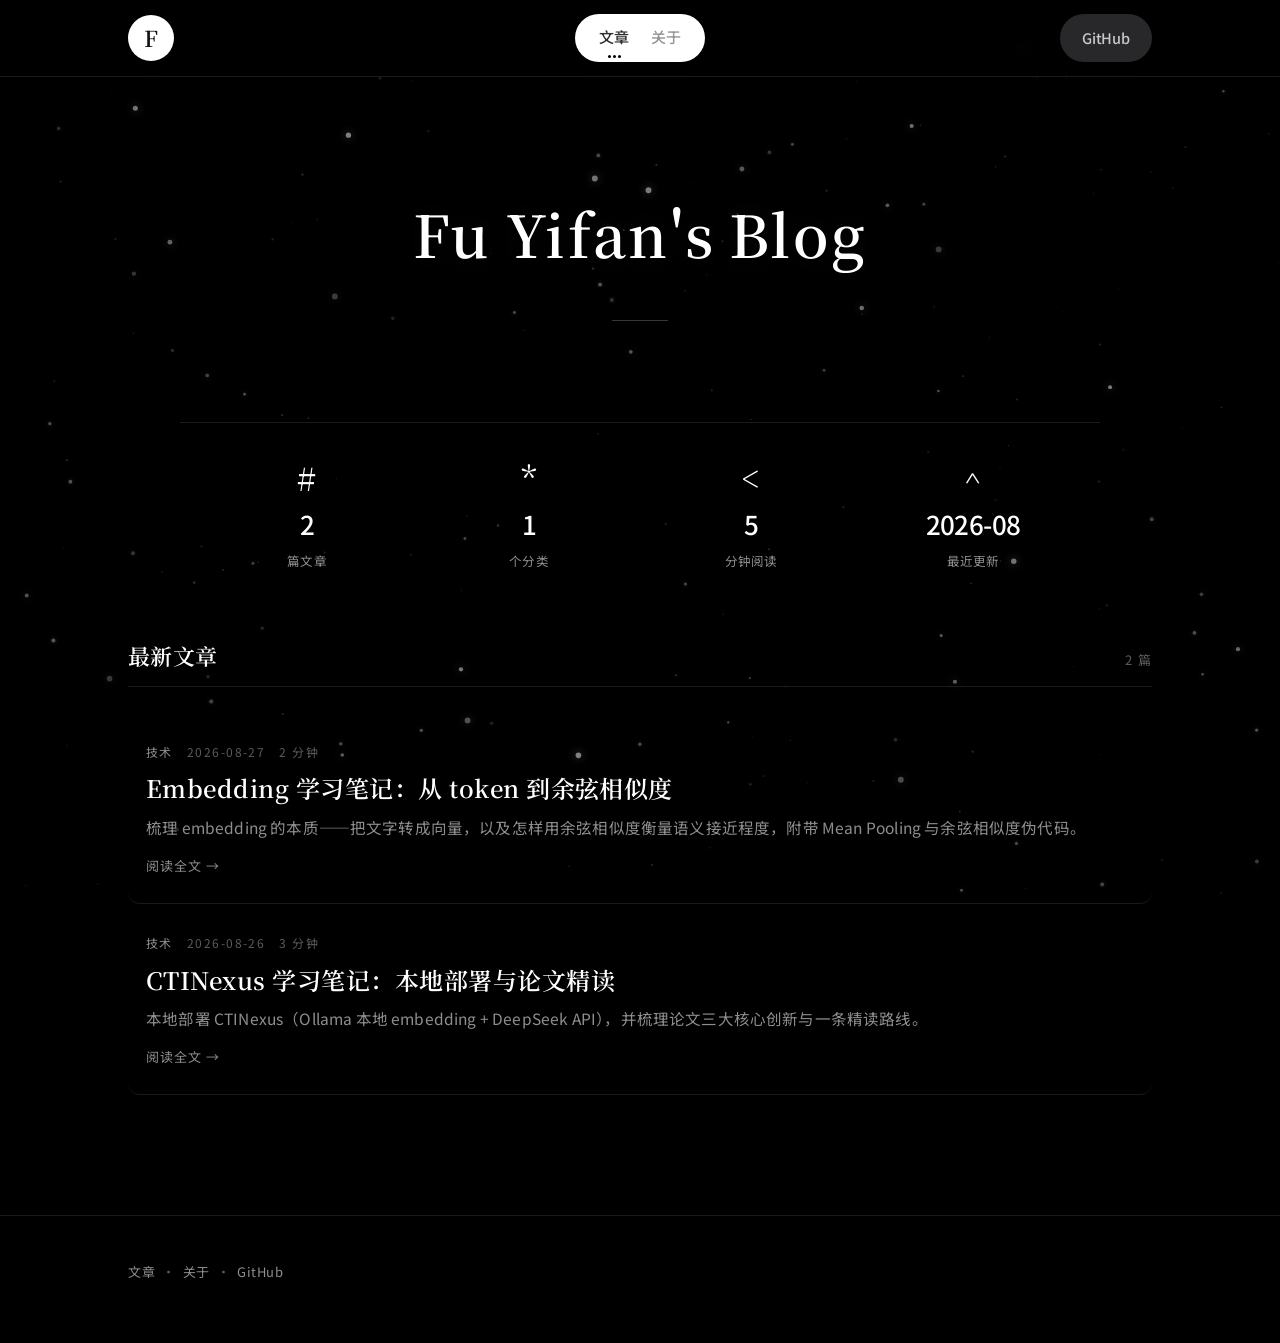
<file: index.html>
<!DOCTYPE html>
<html lang="zh-CN">
<head>
  <meta charset="UTF-8" />
  <meta name="viewport" content="width=device-width, initial-scale=1.0" />
  <title>Fu Yifan's Blog</title>
  <meta name="description" content="FuYifan 的个人博客 —— 关于设计、生活与思考的随笔。" />

  <!-- 字体：中文衬线/无衬线，保证跨平台的一致质感 -->
  <link rel="preconnect" href="https://fonts.googleapis.com" />
  <link rel="preconnect" href="https://fonts.gstatic.com" crossorigin />
  <link href="https://fonts.googleapis.com/css2?family=Noto+Sans+SC:wght@300;400;500&family=Noto+Serif+SC:wght@400;500;600&display=swap" rel="stylesheet" />

  <link rel="stylesheet" href="assets/css/style.css" />
  <noscript>
    <style>.reveal { opacity: 1 !important; transform: none !important; filter: none !important; }</style>
  </noscript>
</head>
<body>

  <canvas id="particles" class="particles-canvas" aria-hidden="true"></canvas>

  <header class="site-header">
    <div class="wrap nav">
      <a class="brand-mark" href="index.html" aria-label="FuYifan 首页"><span>F</span></a>

      <nav class="nav-links">
        <a href="index.html">文章</a>
        <a href="about.html">关于</a>
      </nav>

      <a class="nav-cta" href="https://github.com/fuyifan2020" target="_blank" rel="noopener">GitHub</a>

      <button class="nav-toggle" type="button" aria-label="菜单" aria-expanded="false" aria-controls="nav-sheet">
        <span></span><span></span><span></span>
      </button>
    </div>
  </header>

  <div class="nav-overlay" hidden></div>
  <div class="nav-sheet" id="nav-sheet" hidden>
    <nav>
      <a href="index.html">文章</a>
      <a href="about.html">关于</a>
    </nav>
    <a class="sheet-cta" href="https://github.com/fuyifan2020" target="_blank" rel="noopener">GitHub</a>
  </div>

  <main>
    <section class="hero wrap">
      <h1 class="hero-title">Fu Yifan's Blog</h1>
      <div class="rule reveal" style="--d:.2s"></div>
    </section>

    <!-- 博客数据：无 JS 时显示下方静态兜底值 -->
    <section class="stats wrap reveal" style="--d:.28s" aria-label="博客数据">
      <div class="stat">
        <span class="stat-icon">#</span>
        <span class="stat-value" data-count="2" data-decimals="0">2</span>
        <span class="stat-label">篇文章</span>
      </div>
      <div class="stat">
        <span class="stat-icon">*</span>
        <span class="stat-value" data-count="1" data-decimals="0">1</span>
        <span class="stat-label">个分类</span>
      </div>
      <div class="stat">
        <span class="stat-icon">&lt;</span>
        <span class="stat-value" data-count="5" data-decimals="0">5</span>
        <span class="stat-label">分钟阅读</span>
      </div>
      <div class="stat">
        <span class="stat-icon">^</span>
        <span class="stat-value" data-static="1">2026-08</span>
        <span class="stat-label">最近更新</span>
      </div>
    </section>

    <section class="wrap">
      <div class="section-title reveal">
        <h2>最新文章</h2>
        <span class="count" id="post-count">—</span>
      </div>
      <!-- 文章列表由 js/main.js 依据 js/posts.js 渲染 -->
      <div class="post-list" id="post-list"></div>
      <noscript>
        <p style="color:var(--muted)">请开启 JavaScript 以查看文章列表，或前往 <a href="about.html" style="color:var(--text)">关于页</a>。</p>
      </noscript>
    </section>
  </main>

  <footer class="site-footer">
    <div class="wrap">
      <span>
        <a href="index.html">文章</a> &nbsp;·&nbsp;
        <a href="about.html">关于</a> &nbsp;·&nbsp;
        <a href="https://github.com/fuyifan2020" target="_blank" rel="noopener">GitHub</a>
      </span>
    </div>
  </footer>

  <script src="js/posts.js"></script>
  <script src="js/particles.js"></script>
  <script src="js/main.js"></script>
</body>
</html>
</file>
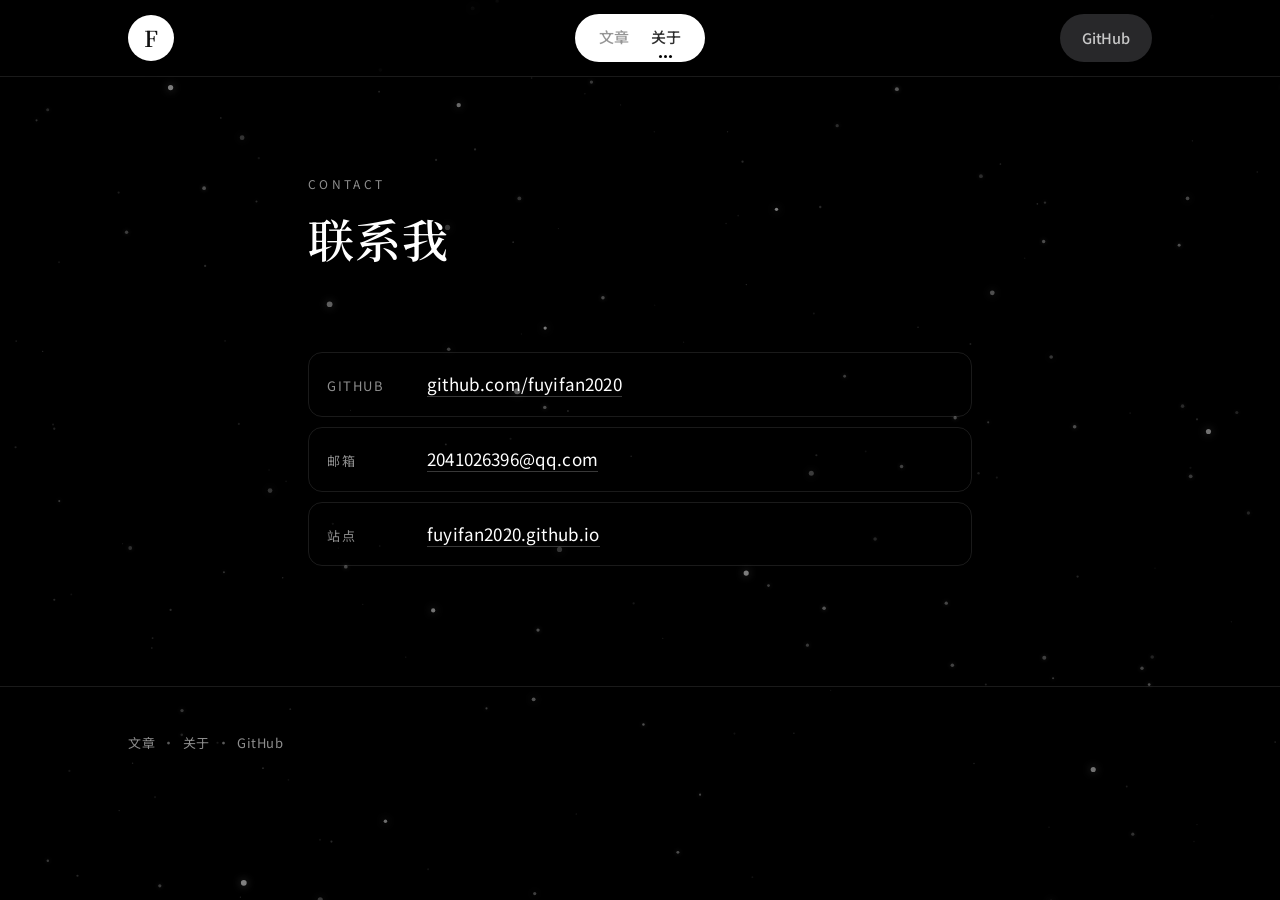
<file: about.html>
<!DOCTYPE html>
<html lang="zh-CN">
<head>
  <meta charset="UTF-8" />
  <meta name="viewport" content="width=device-width, initial-scale=1.0" />
  <title>关于 · FuYifan</title>
  <meta name="description" content="关于 FuYifan —— 联系方式与个人链接。" />

  <link rel="preconnect" href="https://fonts.googleapis.com" />
  <link rel="preconnect" href="https://fonts.gstatic.com" crossorigin />
  <link href="https://fonts.googleapis.com/css2?family=Noto+Sans+SC:wght@300;400;500&family=Noto+Serif+SC:wght@400;500;600&display=swap" rel="stylesheet" />

  <link rel="stylesheet" href="assets/css/style.css" />
  <noscript>
    <style>.reveal { opacity: 1 !important; transform: none !important; filter: none !important; }</style>
  </noscript>
</head>
<body>

  <canvas id="particles" class="particles-canvas" aria-hidden="true"></canvas>

  <header class="site-header">
    <div class="wrap nav">
      <a class="brand-mark" href="index.html" aria-label="FuYifan 首页"><span>F</span></a>

      <nav class="nav-links">
        <a href="index.html">文章</a>
        <a href="about.html">关于</a>
      </nav>

      <a class="nav-cta" href="https://github.com/fuyifan2020" target="_blank" rel="noopener">GitHub</a>

      <button class="nav-toggle" type="button" aria-label="菜单" aria-expanded="false" aria-controls="nav-sheet">
        <span></span><span></span><span></span>
      </button>
    </div>
  </header>

  <div class="nav-overlay" hidden></div>
  <div class="nav-sheet" id="nav-sheet" hidden>
    <nav>
      <a href="index.html">文章</a>
      <a href="about.html">关于</a>
    </nav>
    <a class="sheet-cta" href="https://github.com/fuyifan2020" target="_blank" rel="noopener">GitHub</a>
  </div>

  <main class="wrap wrap-read">
    <header class="page-head reveal">
      <p class="eyebrow">Contact</p>
      <h1>联系我</h1>
    </header>

    <ul class="contact-list reveal" style="--d:.1s">
      <li><span class="k">GitHub</span><span class="v"><a href="https://github.com/fuyifan2020" target="_blank" rel="noopener">github.com/fuyifan2020</a></span></li>
      <li><span class="k">邮箱</span><span class="v"><a href="mailto:2041026396@qq.com">2041026396@qq.com</a></span></li>
      <li><span class="k">站点</span><span class="v"><a href="https://fuyifan2020.github.io/" target="_blank" rel="noopener">fuyifan2020.github.io</a></span></li>
    </ul>
  </main>

  <footer class="site-footer">
    <div class="wrap">
      <span>
        <a href="index.html">文章</a> &nbsp;·&nbsp;
        <a href="about.html">关于</a> &nbsp;·&nbsp;
        <a href="https://github.com/fuyifan2020" target="_blank" rel="noopener">GitHub</a>
      </span>
    </div>
  </footer>

  <script src="js/particles.js"></script>
  <script src="js/main.js"></script>
</body>
</html>
</file>
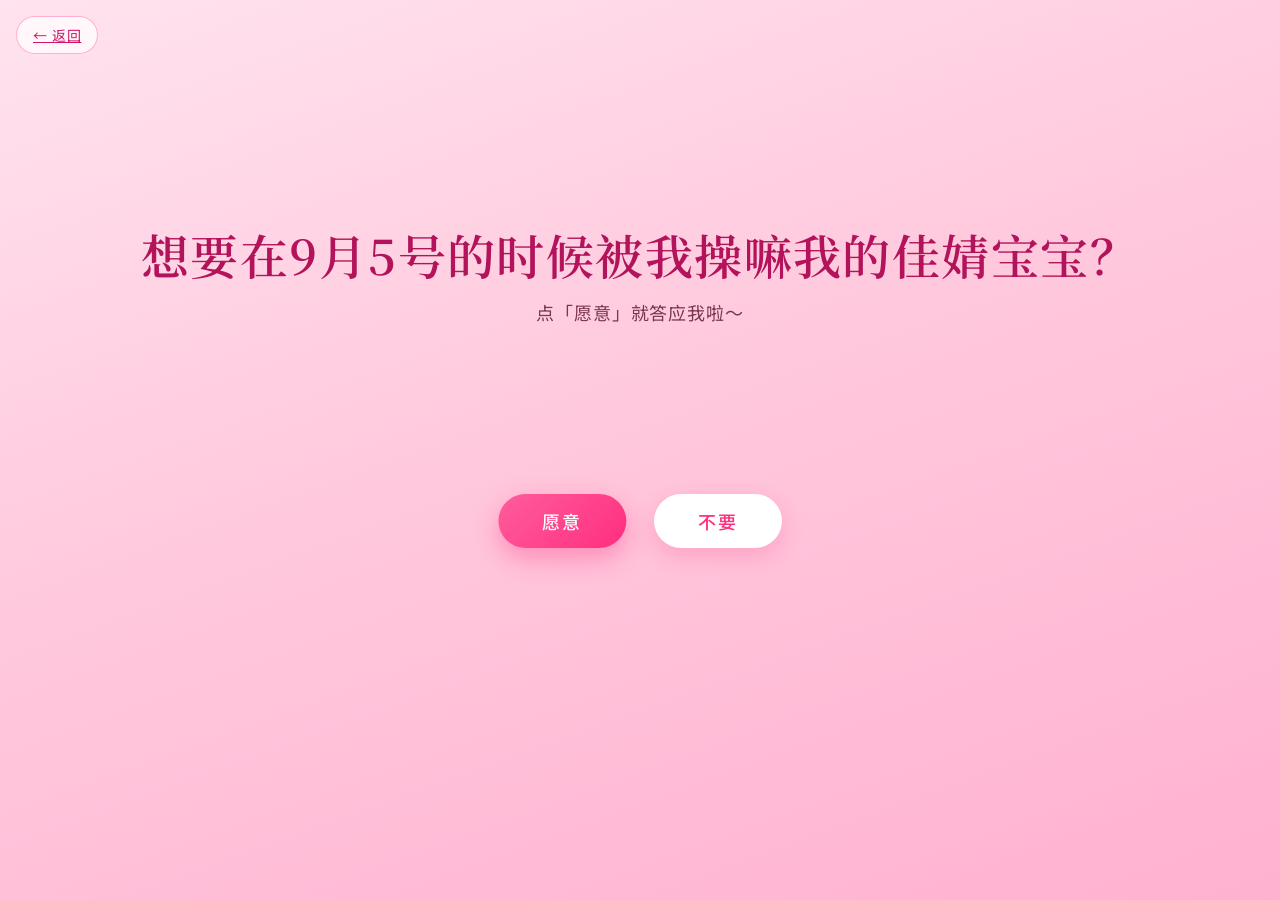
<file: invite.html>
<!DOCTYPE html>
<html lang="zh-CN">
<head>
<meta charset="UTF-8" />
<meta name="viewport" content="width=device-width, initial-scale=1.0" />
<title>邀请 · FuYifan</title>
<meta name="description" content="一个粉色的小邀请" />
<link rel="preconnect" href="https://fonts.googleapis.com" />
<link rel="preconnect" href="https://fonts.gstatic.com" crossorigin />
<link href="https://fonts.googleapis.com/css2?family=Noto+Sans+SC:wght@300;400;500;700&family=Noto+Serif+SC:wght@400;600&display=swap" rel="stylesheet" />
<style>
  * { box-sizing: border-box; }
  html, body { height: 100%; }
  body {
    margin: 0;
    font-family: "Noto Sans SC", -apple-system, BlinkMacSystemFont, "PingFang SC",
                 "Microsoft YaHei", sans-serif;
    background: linear-gradient(160deg, #ffe3ef 0%, #ffc9dd 45%, #ffb1d0 100%);
    color: #5c2a3d;
    overflow: hidden;               /* 按钮移动不撑开页面 */
    -webkit-font-smoothing: antialiased;
  }

  /* ---- 飘落的小爱心背景 ---- */
  .hearts { position: fixed; inset: 0; pointer-events: none; overflow: hidden; z-index: 0; }
  .heart {
    position: absolute; bottom: -48px;
    animation: floatUp linear infinite;
  }
  @keyframes floatUp {
    0%   { transform: translateY(0) rotate(0deg); opacity: 0; }
    10%  { opacity: .45; }
    100% { transform: translateY(-115vh) rotate(340deg); opacity: 0; }
  }

  /* ---- 页面骨架 ---- */
  .page {
    position: relative; z-index: 1;
    min-height: 100dvh;
    display: flex; flex-direction: column; align-items: center; justify-content: center;
    text-align: center; padding: 24px;
  }
  .page2 { display: none; }
  .page2.show { display: flex; }

  /* ---- 左上角返回博客首页 ---- */
  .back-home {
    position: fixed; top: 16px; left: 16px; z-index: 50;
    display: inline-flex; align-items: center; gap: 6px;
    padding: 8px 16px; border-radius: 999px;
    background: rgba(255, 255, 255, 0.72);
    border: 1px solid rgba(255, 46, 126, 0.35);
    color: #d4146a; font-size: 14px; letter-spacing: .06em;
    backdrop-filter: blur(6px);
    transition: background .25s ease, transform .25s ease;
  }
  .back-home:hover { background: #fff; transform: translateX(-2px); }
  .back-home:focus-visible { outline: 3px solid rgba(255,255,255,.85); outline-offset: 3px; }

  .title {
    font-family: "Noto Serif SC", "Songti SC", STSong, serif;
    font-size: clamp(30px, 6vw, 48px);
    font-weight: 600; letter-spacing: .03em;
    margin: 0 0 10px; color: #b3135a;
  }
  .sub {
    font-size: clamp(15px, 3.4vw, 18px);
    color: #7a3550; letter-spacing: .05em;
    margin: 0 0 36px;
  }

  /* ---- 按钮舞台：固定尺寸，按钮绝对定位，移动不影响布局 ---- */
  .stage {
    position: relative;
    width: min(88vw, 520px);
    height: min(58vh, 320px);
    margin: 0 auto;
  }
  .btn {
    position: absolute;
    left: 50%; top: 50%;
    padding: 14px 44px;
    font-family: inherit;
    font-size: 18px; font-weight: 500; letter-spacing: .1em;
    border: none; border-radius: 999px; cursor: pointer;
    user-select: none; -webkit-user-select: none;
    white-space: nowrap;
    touch-action: manipulation;
    transition:
      left .36s cubic-bezier(.22,.61,.36,1),
      top  .36s cubic-bezier(.22,.61,.36,1),
      transform .36s cubic-bezier(.22,.61,.36,1),
      background .25s ease, color .25s ease, box-shadow .25s ease;
    will-change: left, top, transform;
  }
  .btn:focus-visible { outline: 3px solid rgba(255,255,255,.85); outline-offset: 3px; }

  /* 「愿意」初始居中对齐在舞台中心偏左 */
  .btn-yes {
    transform: translate(calc(-100% - 14px), -50%);
    background: linear-gradient(135deg, #ff5c9c, #ff2e7e);
    color: #fff;
    box-shadow: 0 10px 26px rgba(255, 46, 126, 0.38);
    z-index: 2;
  }
  .btn-yes:hover { background: linear-gradient(135deg, #ff6ea8, #ff3f8c); }
  /* 点击「不要」后：平滑移动到舞台正中心，保持最高层级 */
  .btn-yes.top {
    left: 50%; top: 50%;
    transform: translate(-50%, -50%);
    z-index: 10;
  }

  /* 「不要」初始在舞台中心偏右 */
  .btn-no {
    transform: translate(14px, -50%);
    background: #fff; color: #ff2e7e;
    box-shadow: 0 8px 22px rgba(255, 46, 126, 0.22);
    z-index: 2;
  }
  .btn-no:hover { background: #fff2f7; }

  /* ---- 第二页 ---- */
  .btn-restart {
    position: static; display: inline-block; margin-top: 32px;
    transform: none; left: auto; top: auto;
    background: #fff; color: #ff2e7e;
    box-shadow: 0 8px 22px rgba(255, 46, 126, 0.22);
  }
  .btn-restart:hover { background: #fff2f7; }

  .page2 .emoji {
    font-size: clamp(64px, 16vw, 112px);
    line-height: 1.2; margin-bottom: 22px;
    animation: pop .6s cubic-bezier(.22, 1.61, .36, 1) both;
  }
  .page2 h1 {
    font-family: "Noto Serif SC", "Songti SC", STSong, serif;
    font-size: clamp(28px, 5.6vw, 44px);
    font-weight: 600; margin: 0 0 14px; color: #b3135a;
    animation: pop .6s .12s cubic-bezier(.22, 1.61, .36, 1) both;
  }
  .page2 p {
    font-size: 17px; color: #7a3550; margin: 0;
    animation: pop .6s .22s cubic-bezier(.22, 1.61, .36, 1) both;
  }
  @keyframes pop {
    from { opacity: 0; transform: scale(.55); }
    to   { opacity: 1; transform: scale(1); }
  }
</style>
</head>
<body>
  <div class="hearts" id="hearts"></div>

  <!-- 左上角返回博客首页 -->
  <a class="back-home" href="index.html">&larr; 返回</a>

  <!-- 第一页：邀请 -->
  <div class="page" id="page1">
    <h1 class="title">想要在9月5号的时候被我操嘛我的佳婧宝宝？</h1>
    <p class="sub">点「愿意」就答应我啦～</p>
    <div class="stage" id="stage">
      <button class="btn btn-yes" id="yesBtn" type="button">愿意</button>
      <button class="btn btn-no" id="noBtn" type="button">不要</button>
    </div>
  </div>

  <!-- 第二页：惊喜 -->
  <div class="page page2" id="page2">
    <div class="emoji">😳🥰🎉</div>
    <h1>我就知道你就是想要被我操</h1>
    <p>那……就做爱好啦，不许反悔哦！</p>
    <button class="btn btn-restart" id="restartBtn" type="button">再试一次</button>
  </div>

<script>
(function () {
  "use strict";
  var yesBtn = document.getElementById("yesBtn");
  var noBtn = document.getElementById("noBtn");
  var stage = document.getElementById("stage");
  var page1 = document.getElementById("page1");
  var page2 = document.getElementById("page2");
  var restartBtn = document.getElementById("restartBtn");

  var PAD = 10;                                   // 角落内边距
  var texts = ["不要", "再想想嘛", "点不到我", "真的不要吗"];
  var textIdx = 0;
  var moved = false;                              // 「愿意」是否已居中
  var cornerIdx = -1;                             // 「不要」当前所在角落

  /* 四角坐标：依据舞台与按钮实际尺寸动态计算，预留 PAD 内边距 */
  function getCorners() {
    var s = stage.getBoundingClientRect();
    var w = noBtn.offsetWidth;
    var h = noBtn.offsetHeight;
    return [
      { left: PAD,            top: PAD },
      { left: s.width - w - PAD, top: PAD },
      { left: PAD,            top: s.height - h - PAD },
      { left: s.width - w - PAD, top: s.height - h - PAD }
    ];
  }

  /* 下一个角落：优先对角，否则随机挑一个与当前不同的 */
  function nextCorner(cur) {
    if (Math.random() < 0.65) return (cur + 2) % 4;   // 对角
    var others = [0, 1, 2, 3].filter(function (c) { return c !== cur; });
    return others[Math.floor(Math.random() * others.length)];
  }

  function moveNoTo(corner) {
    var c = getCorners()[corner];
    noBtn.style.left = c.left + "px";
    noBtn.style.top = c.top + "px";
    noBtn.style.transform = "translate(0,0)";
    cornerIdx = corner;
  }

  function cycleText() {
    textIdx = (textIdx + 1) % texts.length;
    noBtn.textContent = texts[textIdx];
  }

  /* 「不要」：仅由点击/触摸触发，禁止悬停触发 */
  noBtn.addEventListener("click", function (e) {
    e.preventDefault();
    cycleText();                       // 先换文案，角落坐标按新按钮宽度计算，避免越界
    if (!moved) {
      moved = true;
      yesBtn.classList.add("top");     // 「愿意」平滑移到正中心并置顶
      moveNoTo(1);                     // 首次：右上角
    } else {
      moveNoTo(nextCorner(cornerIdx)); // 之后：换一个角落（优先对角）
    }
  });

  /* 「愿意」：始终可点击，进入惊喜页 */
  yesBtn.addEventListener("click", function () {
    page1.style.display = "none";
    page2.classList.add("show");
  });

  /* 重新开始 */
  restartBtn.addEventListener("click", function () {
    page2.classList.remove("show");
    page1.style.display = "";
    yesBtn.classList.remove("top");
    noBtn.style.left = "";
    noBtn.style.top = "";
    noBtn.style.transform = "";
    noBtn.textContent = "不要";
    textIdx = 0;
    moved = false;
    cornerIdx = -1;
  });

  /* 窗口缩放后重新计算边界，保证「不要」不越界 */
  var raf = null;
  window.addEventListener("resize", function () {
    if (!moved) return;
    if (raf) cancelAnimationFrame(raf);
    raf = requestAnimationFrame(function () {
      var c = getCorners()[cornerIdx];
      noBtn.style.transition = "none";
      noBtn.style.left = c.left + "px";
      noBtn.style.top = c.top + "px";
      requestAnimationFrame(function () { noBtn.style.transition = ""; });
    });
  });

  /* 飘落的小爱心装饰 */
  var hearts = document.getElementById("hearts");
  var heartChars = ["💗", "💖", "💘", "💝", "🩷"];
  for (var i = 0; i < 14; i++) {
    var span = document.createElement("span");
    span.className = "heart";
    span.textContent = heartChars[i % heartChars.length];
    span.style.left = (Math.random() * 100) + "%";
    span.style.animationDuration = (6 + Math.random() * 8) + "s";
    span.style.animationDelay = (-Math.random() * 12) + "s";
    span.style.fontSize = (14 + Math.random() * 18) + "px";
    hearts.appendChild(span);
  }
})();
</script>
</body>
</html>
</file>
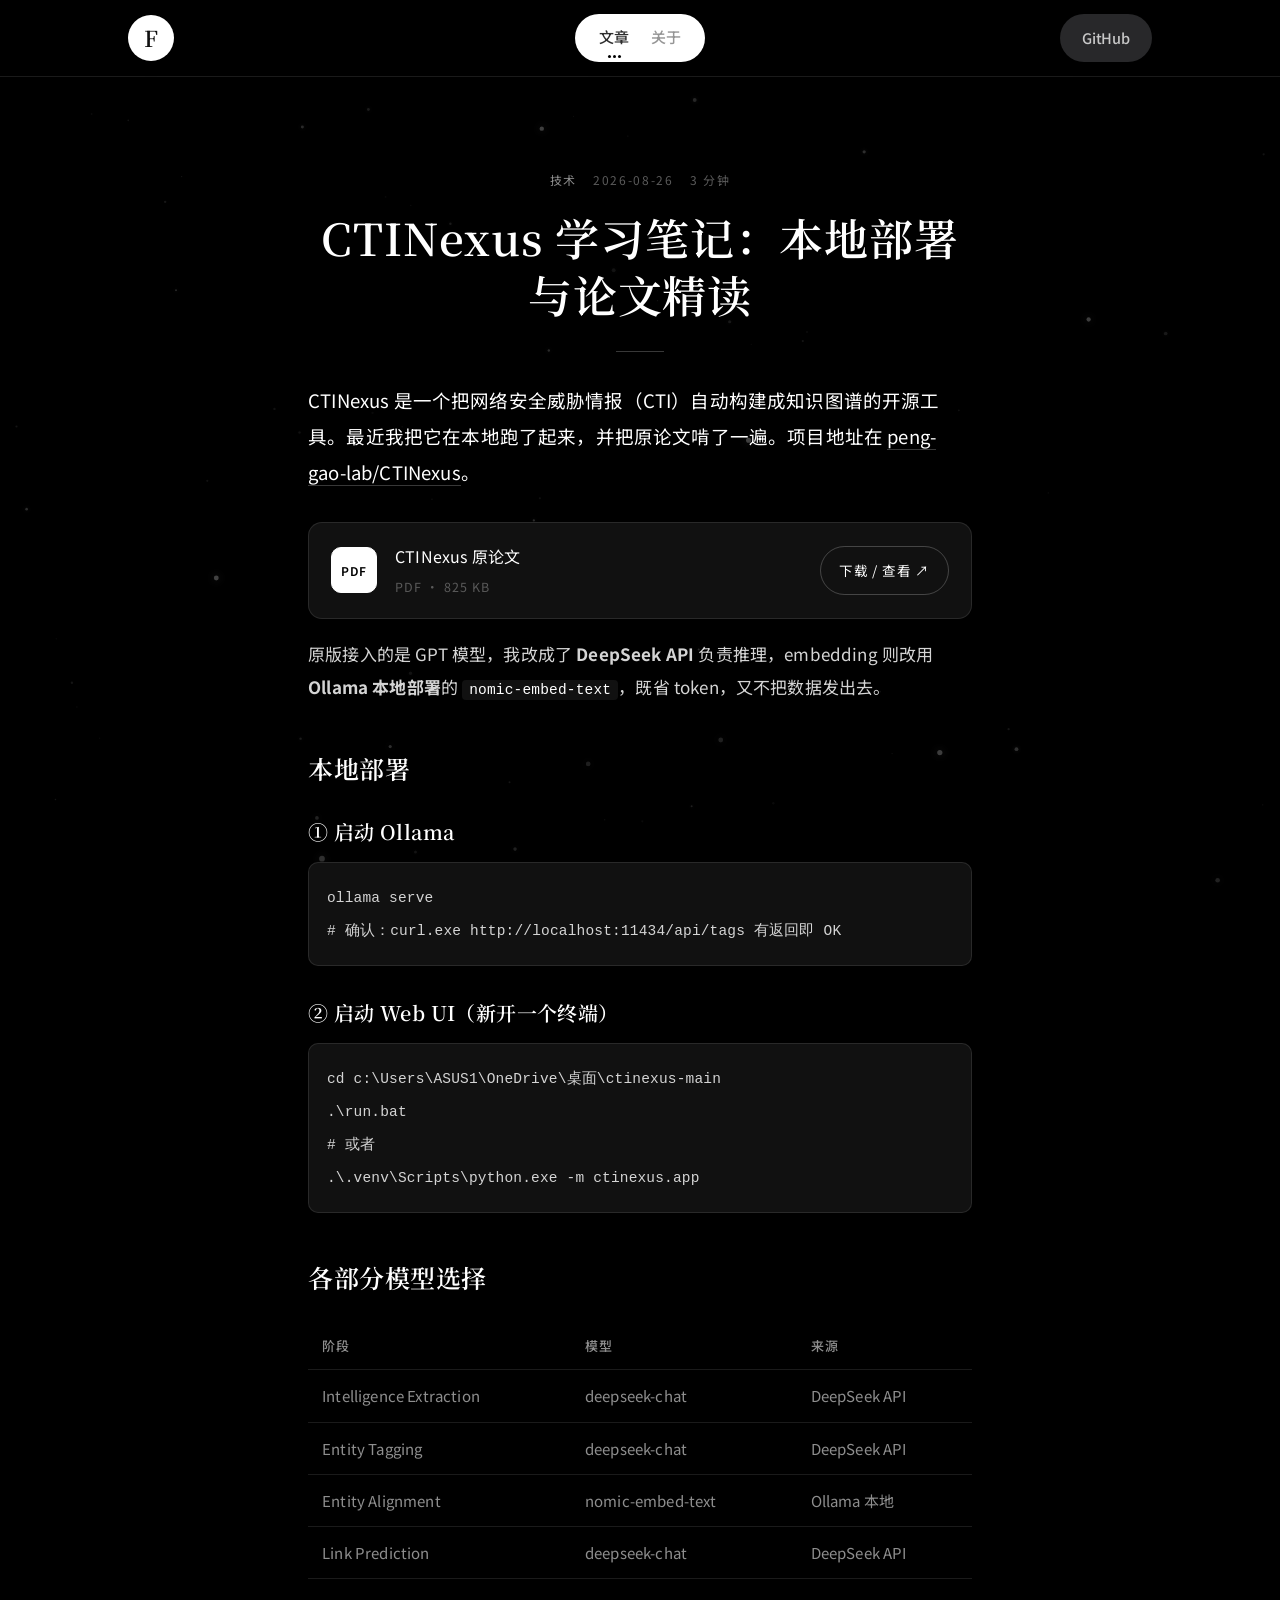
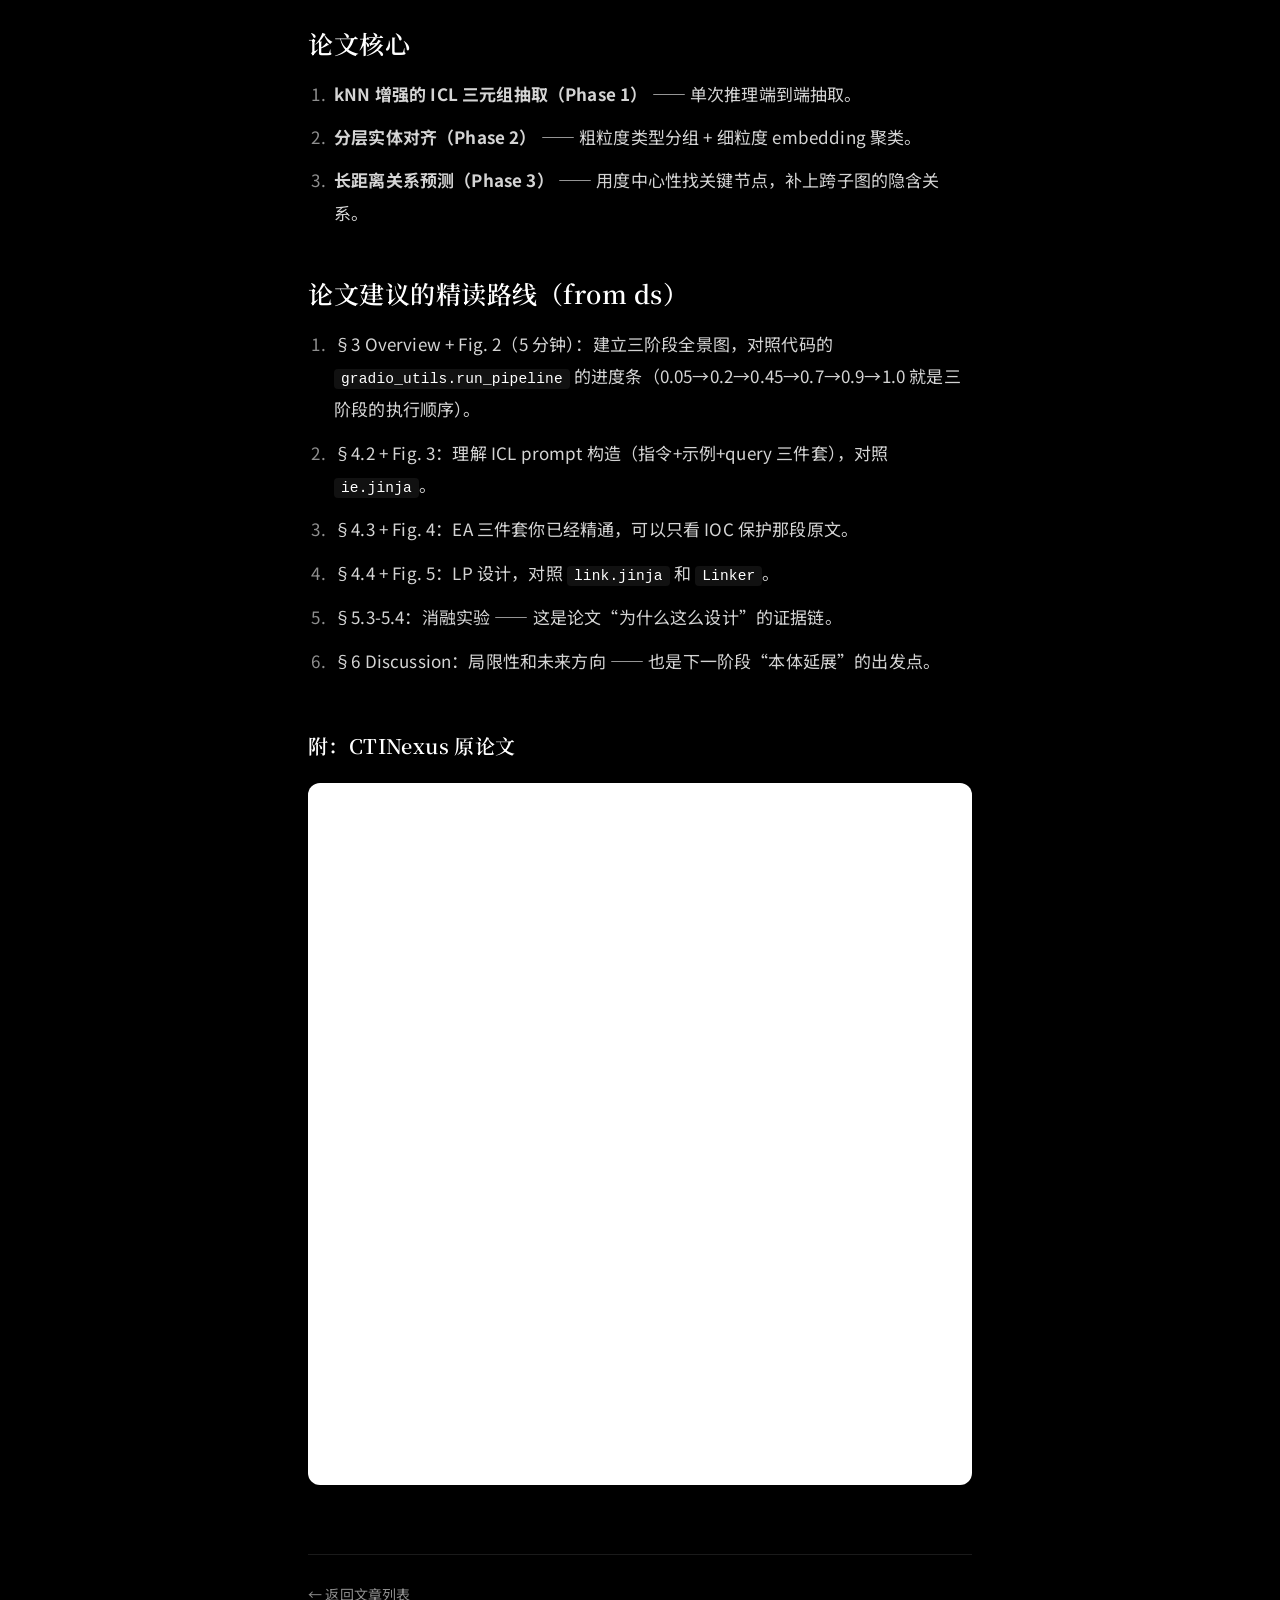
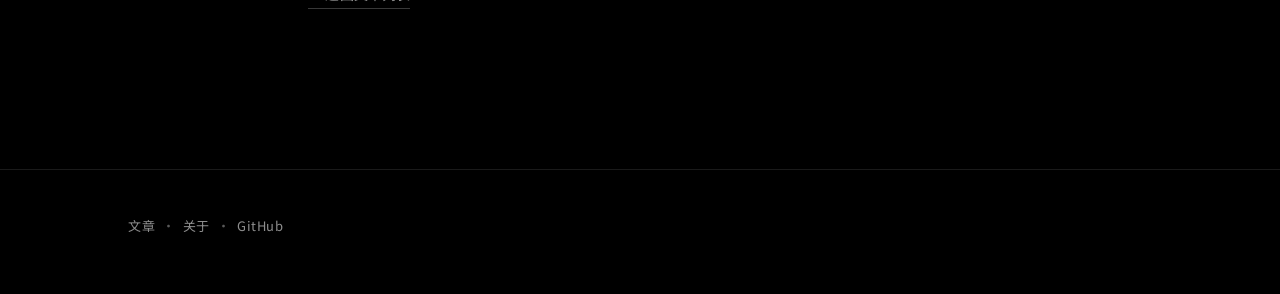
<file: posts/ctinexus.html>
<!DOCTYPE html>
<html lang="zh-CN">
<head>
  <meta charset="UTF-8" />
  <meta name="viewport" content="width=device-width, initial-scale=1.0" />
  <title>CTINexus 学习笔记：本地部署与论文精读 · FuYifan</title>
  <meta name="description" content="本地部署 CTINexus（Ollama 本地 embedding + DeepSeek API），并梳理论文三大核心创新与一条精读路线。" />
  <link rel="preconnect" href="https://fonts.googleapis.com" />
  <link rel="preconnect" href="https://fonts.gstatic.com" crossorigin />
  <link href="https://fonts.googleapis.com/css2?family=Noto+Sans+SC:wght@300;400;500&family=Noto+Serif+SC:wght@400;500;600&display=swap" rel="stylesheet" />
  <link rel="stylesheet" href="../assets/css/style.css" />
  <noscript>
    <style>.reveal { opacity: 1 !important; transform: none !important; filter: none !important; }</style>
  </noscript>
</head>
<body>
  <canvas id="particles" class="particles-canvas" aria-hidden="true"></canvas>
  <header class="site-header">
    <div class="wrap nav">
      <a class="brand-mark" href="../index.html" aria-label="FuYifan 首页"><span>F</span></a>

      <nav class="nav-links">
        <a href="../index.html">文章</a>
        <a href="../about.html">关于</a>
      </nav>

      <a class="nav-cta" href="https://github.com/fuyifan2020" target="_blank" rel="noopener">GitHub</a>

      <button class="nav-toggle" type="button" aria-label="菜单" aria-expanded="false" aria-controls="nav-sheet">
        <span></span><span></span><span></span>
      </button>
    </div>
  </header>

  <div class="nav-overlay" hidden></div>
  <div class="nav-sheet" id="nav-sheet" hidden>
    <nav>
      <a href="../index.html">文章</a>
      <a href="../about.html">关于</a>
    </nav>
    <a class="sheet-cta" href="https://github.com/fuyifan2020" target="_blank" rel="noopener">GitHub</a>
  </div>
  <main class="wrap wrap-read">
    <header class="post-header reveal">
      <div class="meta">
        <span class="cat">技术</span>
        <span>2026-08-26</span>
        <span>3 分钟</span>
      </div>
      <h1>CTINexus 学习笔记：本地部署与论文精读</h1>
      <div class="rule"></div>
    </header>
    <article class="post-body prose reveal">
<p>CTINexus 是一个把网络安全威胁情报（CTI）自动构建成知识图谱的开源工具。最近我把它在本地跑了起来，并把原论文啃了一遍。项目地址在 <a href="https://github.com/peng-gao-lab/CTINexus" target="_blank" rel="noopener">peng-gao-lab/CTINexus</a>。</p>
<div class="paper-card">
  <div class="paper-badge">PDF</div>
  <div class="paper-info">
    <div class="paper-name">CTINexus 原论文</div>
    <div class="paper-size">PDF · 825 KB</div>
  </div>
  <a class="paper-dl" href="../assets/papers/ctinexus.pdf" target="_blank" rel="noopener">下载 / 查看 ↗</a>
</div>

<p>原版接入的是 GPT 模型，我改成了 <strong>DeepSeek API</strong> 负责推理，embedding 则改用 <strong>Ollama 本地部署</strong>的 <code>nomic-embed-text</code>，既省 token，又不把数据发出去。</p>
<h2>本地部署</h2>
<h3>① 启动 Ollama</h3>
<pre><code>ollama serve
# 确认：curl.exe http://localhost:11434/api/tags 有返回即 OK</code></pre>
<h3>② 启动 Web UI（新开一个终端）</h3>
<pre><code>cd c:\Users\ASUS1\OneDrive\桌面\ctinexus-main
.\run.bat
# 或者
.\.venv\Scripts\python.exe -m ctinexus.app</code></pre>
<h2>各部分模型选择</h2>
<div class="table-wrap"><table><thead><tr><th>阶段</th><th>模型</th><th>来源</th></tr></thead><tbody><tr><td>Intelligence Extraction</td><td>deepseek-chat</td><td>DeepSeek API</td></tr><tr><td>Entity Tagging</td><td>deepseek-chat</td><td>DeepSeek API</td></tr><tr><td>Entity Alignment</td><td>nomic-embed-text</td><td>Ollama 本地</td></tr><tr><td>Link Prediction</td><td>deepseek-chat</td><td>DeepSeek API</td></tr></tbody></table></div>
<h2>论文核心</h2>
<ol>
<li><strong>kNN 增强的 ICL 三元组抽取（Phase 1）</strong> —— 单次推理端到端抽取。</li>
<li><strong>分层实体对齐（Phase 2）</strong> —— 粗粒度类型分组 + 细粒度 embedding 聚类。</li>
<li><strong>长距离关系预测（Phase 3）</strong> —— 用度中心性找关键节点，补上跨子图的隐含关系。</li>
</ol>
<h2>论文建议的精读路线（from ds）</h2>
<ol>
<li>§3 Overview + Fig. 2（5 分钟）：建立三阶段全景图，对照代码的 <code>gradio_utils.run_pipeline</code> 的进度条（0.05→0.2→0.45→0.7→0.9→1.0 就是三阶段的执行顺序）。</li>
<li>§4.2 + Fig. 3：理解 ICL prompt 构造（指令+示例+query 三件套），对照 <code>ie.jinja</code>。</li>
<li>§4.3 + Fig. 4：EA 三件套你已经精通，可以只看 IOC 保护那段原文。</li>
<li>§4.4 + Fig. 5：LP 设计，对照 <code>link.jinja</code> 和 <code>Linker</code>。</li>
<li>§5.3-5.4：消融实验 —— 这是论文“为什么这么设计”的证据链。</li>
<li>§6 Discussion：局限性和未来方向 —— 也是下一阶段“本体延展”的出发点。</li>
</ol>
<div class="paper-appendix">
  <h3>附：CTINexus 原论文</h3>
  <iframe class="paper-frame" src="../assets/papers/ctinexus.pdf" title="CTINexus 原论文"></iframe>
</div>

      <div class="post-nav">
        <a href="../index.html">&larr; 返回文章列表</a>
      </div>
    </article>
  </main>
  <footer class="site-footer">
    <div class="wrap">
      <span>
        <a href="../index.html">文章</a> &nbsp;·&nbsp;
        <a href="../about.html">关于</a> &nbsp;·&nbsp;
        <a href="https://github.com/fuyifan2020" target="_blank" rel="noopener">GitHub</a>
      </span>
    </div>
  </footer>
  <script src="../js/particles.js"></script>
  <script src="../js/main.js"></script>
</body>
</html>
</file>
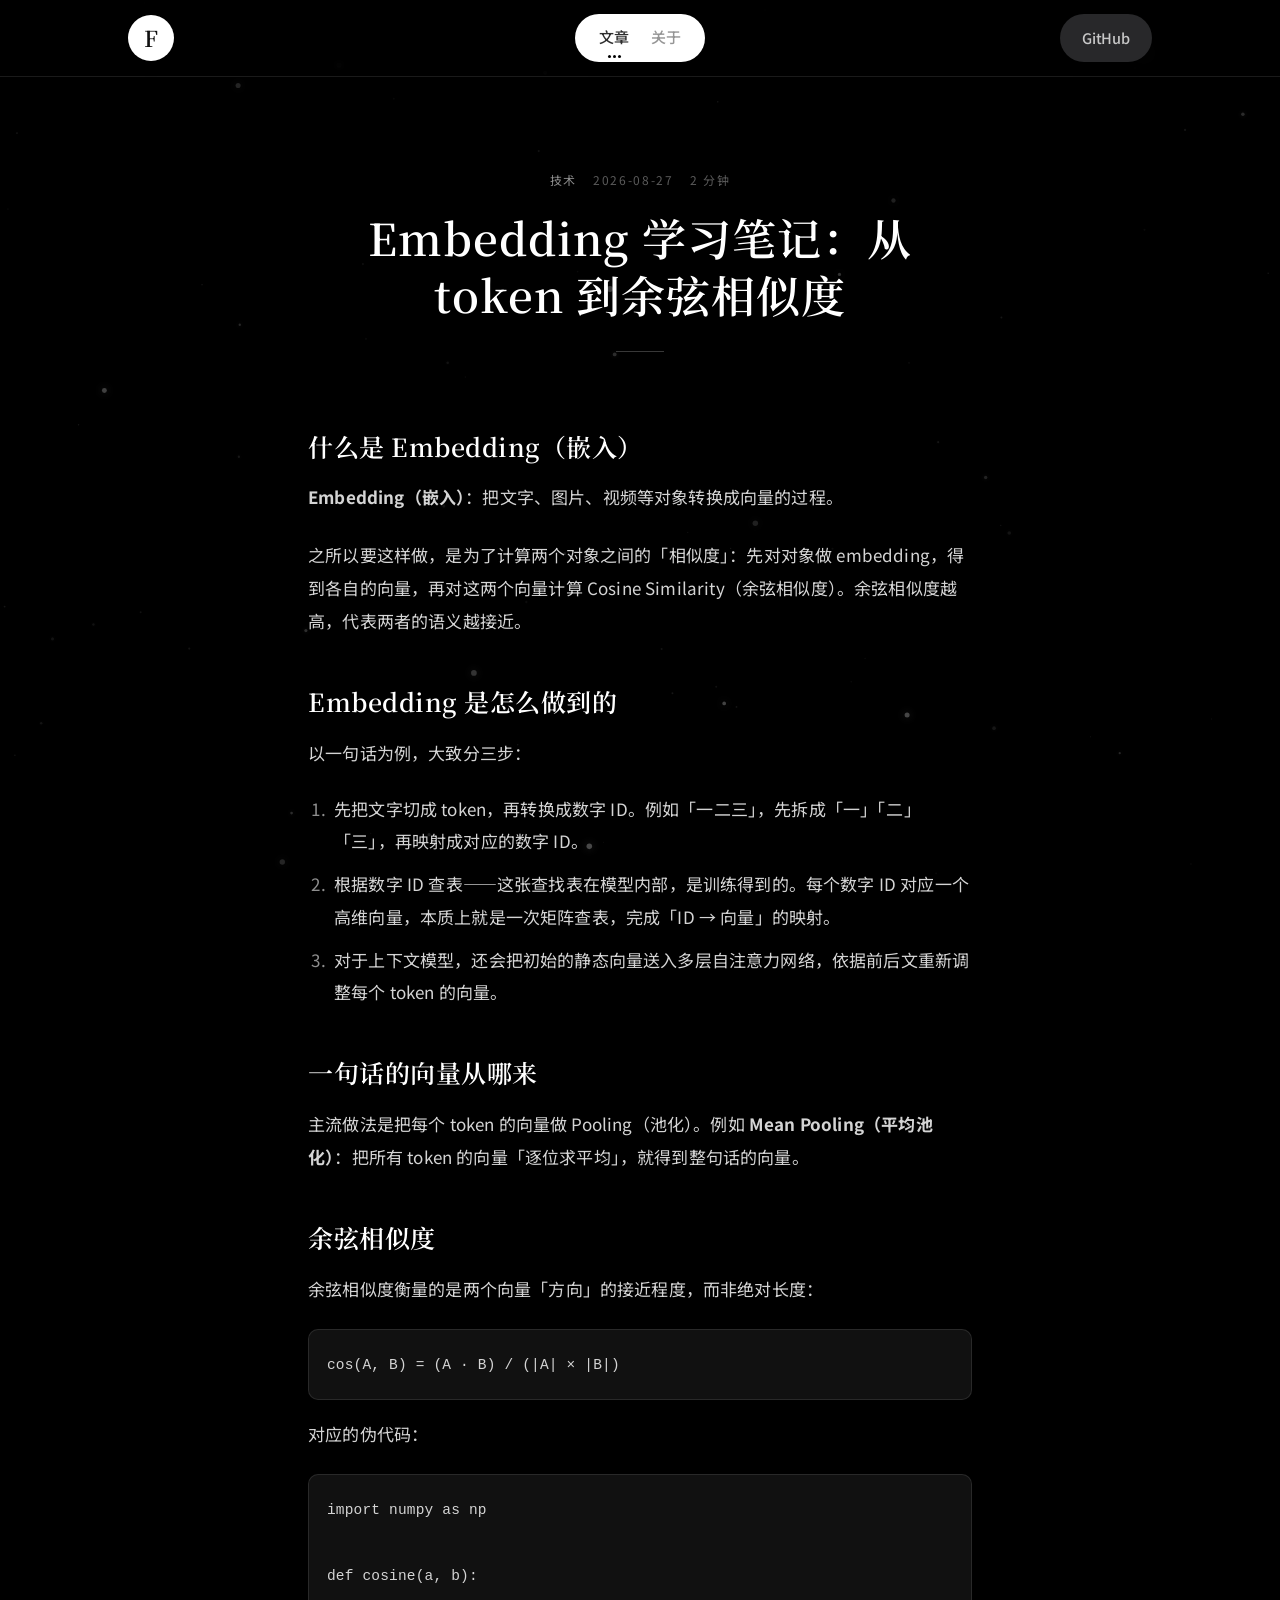
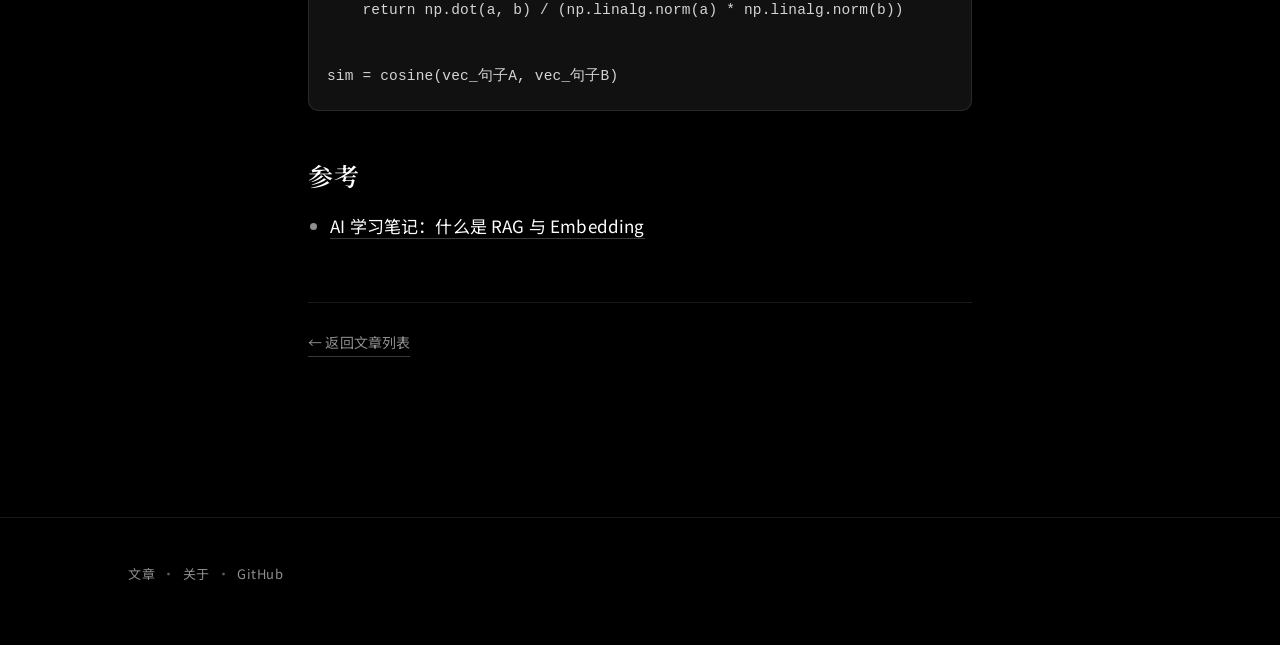
<file: posts/embedding-notes.html>
<!DOCTYPE html>
<html lang="zh-CN">
<head>
  <meta charset="UTF-8" />
  <meta name="viewport" content="width=device-width, initial-scale=1.0" />
  <title>Embedding 学习笔记：从 token 到余弦相似度 · FuYifan</title>
  <meta name="description" content="梳理 embedding 的本质——把文字转成向量，以及怎样用余弦相似度衡量语义接近程度，附带 Mean Pooling 与余弦相似度伪代码。" />
  <link rel="preconnect" href="https://fonts.googleapis.com" />
  <link rel="preconnect" href="https://fonts.gstatic.com" crossorigin />
  <link href="https://fonts.googleapis.com/css2?family=Noto+Sans+SC:wght@300;400;500&family=Noto+Serif+SC:wght@400;500;600&display=swap" rel="stylesheet" />
  <link rel="stylesheet" href="../assets/css/style.css" />
  <noscript>
    <style>.reveal { opacity: 1 !important; transform: none !important; filter: none !important; }</style>
  </noscript>
</head>
<body>
  <canvas id="particles" class="particles-canvas" aria-hidden="true"></canvas>
  <header class="site-header">
    <div class="wrap nav">
      <a class="brand-mark" href="../index.html" aria-label="FuYifan 首页"><span>F</span></a>

      <nav class="nav-links">
        <a href="../index.html">文章</a>
        <a href="../about.html">关于</a>
      </nav>

      <a class="nav-cta" href="https://github.com/fuyifan2020" target="_blank" rel="noopener">GitHub</a>

      <button class="nav-toggle" type="button" aria-label="菜单" aria-expanded="false" aria-controls="nav-sheet">
        <span></span><span></span><span></span>
      </button>
    </div>
  </header>

  <div class="nav-overlay" hidden></div>
  <div class="nav-sheet" id="nav-sheet" hidden>
    <nav>
      <a href="../index.html">文章</a>
      <a href="../about.html">关于</a>
    </nav>
    <a class="sheet-cta" href="https://github.com/fuyifan2020" target="_blank" rel="noopener">GitHub</a>
  </div>
  <main class="wrap wrap-read">
    <header class="post-header reveal">
      <div class="meta">
        <span class="cat">技术</span>
        <span>2026-08-27</span>
        <span>2 分钟</span>
      </div>
      <h1>Embedding 学习笔记：从 token 到余弦相似度</h1>
      <div class="rule"></div>
    </header>
    <article class="post-body prose reveal">
<h2>什么是 Embedding（嵌入）</h2>
<p><strong>Embedding（嵌入）</strong>：把文字、图片、视频等对象转换成向量的过程。</p>
<p>之所以要这样做，是为了计算两个对象之间的「相似度」：先对对象做 embedding，得到各自的向量，再对这两个向量计算 Cosine Similarity（余弦相似度）。余弦相似度越高，代表两者的语义越接近。</p>
<h2>Embedding 是怎么做到的</h2>
<p>以一句话为例，大致分三步：</p>
<ol>
<li>先把文字切成 token，再转换成数字 ID。例如「一二三」，先拆成「一」「二」「三」，再映射成对应的数字 ID。</li>
<li>根据数字 ID 查表——这张查找表在模型内部，是训练得到的。每个数字 ID 对应一个高维向量，本质上就是一次矩阵查表，完成「ID → 向量」的映射。</li>
<li>对于上下文模型，还会把初始的静态向量送入多层自注意力网络，依据前后文重新调整每个 token 的向量。</li>
</ol>
<h2>一句话的向量从哪来</h2>
<p>主流做法是把每个 token 的向量做 Pooling（池化）。例如 <strong>Mean Pooling（平均池化）</strong>：把所有 token 的向量「逐位求平均」，就得到整句话的向量。</p>
<h2>余弦相似度</h2>
<p>余弦相似度衡量的是两个向量「方向」的接近程度，而非绝对长度：</p>
<pre><code>cos(A, B) = (A · B) / (|A| × |B|)</code></pre>
<p>对应的伪代码：</p>
<pre><code>import numpy as np

def cosine(a, b):
    return np.dot(a, b) / (np.linalg.norm(a) * np.linalg.norm(b))

sim = cosine(vec_句子A, vec_句子B)</code></pre>
<h2>参考</h2>
<ul>
<li><a href="https://medium.com/%E6%8A%80%E8%A1%93%E7%AD%86%E8%A8%98/ai-%E5%AD%B8%E7%BF%92%E7%AD%86%E8%A8%98-%E4%BB%80%E9%BA%BC%E6%98%AF-rag-%E8%88%87-embedding-729efeb12f55" target="_blank" rel="noopener">AI 学习笔记：什么是 RAG 与 Embedding</a></li>
</ul>
      <div class="post-nav">
        <a href="../index.html">&larr; 返回文章列表</a>
      </div>
    </article>
  </main>
  <footer class="site-footer">
    <div class="wrap">
      <span>
        <a href="../index.html">文章</a> &nbsp;·&nbsp;
        <a href="../about.html">关于</a> &nbsp;·&nbsp;
        <a href="https://github.com/fuyifan2020" target="_blank" rel="noopener">GitHub</a>
      </span>
    </div>
  </footer>
  <script src="../js/particles.js"></script>
  <script src="../js/main.js"></script>
</body>
</html>
</file>
<file: assets/css/style.css>
/* =========================================================
   FuYifan · 个人博客  —  纯黑 / 白 / 灰设计系统
   纯静态，无构建步骤。GitHub Pages 原生支持。
   设计语言：胶囊导航 + 圆形标记 + 克制留白 + 入场动效
   ========================================================= */

/* ---------- 设计变量 ---------- */
:root {
  --bg:          #000000;   /* 纯黑背景 */
  --surface:     #111111;   /* 卡片/代码块表面 */
  --pill-dark:   #28282a;   /* 深色胶囊（次要按钮） */
  --pill-dark-h: #323234;   /* 深色胶囊 hover */

  --text:        #ffffff;   /* 主文字（标题/强调） */
  --text-body:   #d4d4d4;   /* 正文（纯白长文刺眼，略降） */
  --muted:       #8e8e8e;   /* 次要文字 */
  --faint:       #5a5a5a;   /* 更弱：仅用于大写小标签 */

  --line:        rgba(255, 255, 255, 0.10); /* 细分割线 */
  --line-strong: rgba(255, 255, 255, 0.22); /* 强调线 / 边框 */

  --nav-shadow:  0 4px 14px rgba(0, 0, 0, 0.16); /* 唯一柔和阴影 */
  --glow:        0 0 0 1px rgba(255,255,255,.15),
                 0 0 22px rgba(255,255,255,.32),
                 0 0 44px rgba(255,255,255,.12);  /* CTA 白光 */

  --maxw:        720px;     /* 内容阅读宽度 */
  --maxw-wide:   1080px;    /* 首页宽度 */

  --serif: "Noto Serif SC", "Songti SC", "STSong", Georgia, "Times New Roman", serif;
  --sans:  "Noto Sans SC", -apple-system, BlinkMacSystemFont, "PingFang SC",
           "Microsoft YaHei", "Segoe UI", Roboto, Helvetica, Arial, sans-serif;

  --ease: cubic-bezier(0.22, 0.61, 0.36, 1);
}

/* ---------- 基础重置 ---------- */
*, *::before, *::after { box-sizing: border-box; }

html { scroll-behavior: smooth; -webkit-text-size-adjust: 100%; }

body {
  margin: 0;
  background: var(--bg);
  color: var(--text-body);
  font-family: var(--sans);
  font-size: 17px;
  line-height: 1.8;
  letter-spacing: 0.01em;
  -webkit-font-smoothing: antialiased;
  text-rendering: optimizeLegibility;
}

/* 粒子背景画布：固定铺满，置于内容之下，不拦截点击 */
.particles-canvas {
  position: fixed;
  inset: 0;
  z-index: 0;
  pointer-events: none;
  display: block;
}

/* 内容需显式位于粒子层之上，避免被 z-index:0 的定位画布覆盖 */
.site-header,
main,
.site-footer {
  position: relative;
  z-index: 1;
}
/* 头部提升层级、浮于粒子之上 */
.site-header { z-index: 50; }
/* .nav-overlay(z:60) / .nav-sheet(z:70) 自身已定位且层级更高，无需处理 */

img { max-width: 100%; height: auto; display: block; }

a { color: inherit; text-decoration: none; }

h1, h2, h3, h4 {
  font-family: var(--serif);
  font-weight: 600;
  line-height: 1.3;
  letter-spacing: 0.02em;
  color: var(--text);
}

/* 小标签（拉丁大写 + 字距） */
.eyebrow {
  font-family: var(--sans);
  font-size: 12px;
  letter-spacing: 0.28em;
  text-transform: uppercase;
  color: var(--muted);
  margin: 0 0 14px;
}

::selection { background: rgba(255,255,255,0.2); color: #fff; }

/* ---------- 布局容器 ---------- */
.wrap   { width: 100%; max-width: var(--maxw-wide); margin: 0 auto; padding: 0 28px; }
.wrap-read { max-width: var(--maxw); }

/* =========================================================
   顶部导航
   ========================================================= */
.site-header {
  position: sticky; top: 0; z-index: 50;
  backdrop-filter: saturate(140%) blur(10px);
  background: rgba(0, 0, 0, 0.62);
  border-bottom: 1px solid var(--line);
  opacity: 0;
  transform: translateY(-18px);
  animation: slideDown 0.7s var(--ease) forwards;
}
@keyframes slideDown { to { opacity: 1; transform: none; } }

/* 三栏：标记 / 胶囊 / 深色胶囊 */
.nav {
  display: grid;
  grid-template-columns: 1fr auto 1fr;
  align-items: center;
  gap: clamp(18px, 2.8vw, 28px);
  min-height: 76px;
}

/* 圆形品牌标记（纯 CSS，无图片依赖） */
.brand-mark {
  justify-self: start;
  width: clamp(40px, 4.4vw, 46px);
  height: clamp(40px, 4.4vw, 46px);
  border-radius: 50%;
  background: #fff;
  box-shadow: var(--nav-shadow);
  display: grid;
  place-items: center;
  transition: transform 0.3s var(--ease);
}
.brand-mark:hover { transform: scale(1.04); }
.brand-mark span {
  font-family: var(--serif);
  font-weight: 600;
  font-size: clamp(19px, 2.1vw, 22px);
  line-height: 1;
  color: #111;
  letter-spacing: 0;
}

/* 白色胶囊导航 */
.nav-links {
  justify-self: center;
  display: flex;
  align-items: center;
  gap: clamp(10px, 2vw, 18px);
  height: clamp(44px, 5.2vw, 48px);
  padding: 4px 22px;
  background: #fff;
  border-radius: 999px;
  box-shadow: var(--nav-shadow);
}
.nav-links a {
  position: relative;
  font-family: var(--sans);
  font-weight: 500;
  font-size: clamp(13px, 1.4vw, 15px);
  letter-spacing: -0.01em;
  color: var(--nav-text, #2e2e2e);
  opacity: 0.5;
  padding: 6px 2px 10px;
  transition: opacity 0.25s var(--ease);
}
.nav-links a:hover { opacity: 0.75; }
.nav-links a.active { opacity: 1; }

/* 激活指示器：三点（三项以上用三点；两项时居中单点更稳） */
.nav-links a.active::after {
  content: "";
  position: absolute;
  left: 50%; bottom: 2px;
  width: 3px; height: 3px;
  margin-left: -1.5px;
  border-radius: 50%;
  background: #000;
  box-shadow: -5px 0 0 #000, 5px 0 0 #000;
}

/* 右侧深色胶囊（GitHub） */
.nav-cta {
  justify-self: end;
  display: inline-flex;
  align-items: center;
  height: clamp(44px, 5.2vw, 48px);
  padding: 0 clamp(16px, 2vw, 22px);
  border-radius: 999px;
  background: var(--pill-dark);
  color: #c8c8c8;
  font-size: clamp(13px, 1.4vw, 14.5px);
  font-weight: 500;
  letter-spacing: -0.01em;
  box-shadow: var(--nav-shadow);
  transition: background 0.25s var(--ease), color 0.25s var(--ease), transform 0.25s var(--ease);
}
.nav-cta:hover {
  background: var(--pill-dark-h);
  color: #fff;
  transform: translateY(-1px);
}

/* 圆形汉堡（仅窄屏） */
.nav-toggle {
  display: none;
  justify-self: end;
  width: 44px; height: 44px;
  border: 0; border-radius: 50%;
  background: var(--pill-dark);
  box-shadow: var(--nav-shadow);
  cursor: pointer;
  padding: 0;
}
.nav-toggle span {
  display: block;
  width: 18px; height: 1.5px;
  margin: 4px auto;
  background: #fff;
  transition: transform 0.3s var(--ease), opacity 0.25s var(--ease), background 0.25s var(--ease);
}
/* 打开态：白底圆 + 黑 X */
.nav-toggle[aria-expanded="true"] { background: #fff; }
.nav-toggle[aria-expanded="true"] span { background: #000; }
.nav-toggle[aria-expanded="true"] span:nth-child(1) { transform: translateY(5.5px) rotate(45deg); }
.nav-toggle[aria-expanded="true"] span:nth-child(2) { opacity: 0; }
.nav-toggle[aria-expanded="true"] span:nth-child(3) { transform: translateY(-5.5px) rotate(-45deg); }

/* 移动端遮罩 + 白色 sheet */
.nav-overlay {
  position: fixed; inset: 0; z-index: 60;
  background: rgba(0, 0, 0, 0.62);
  backdrop-filter: blur(6px);
  animation: overlayIn 0.28s var(--ease);
}
.nav-overlay[hidden] { display: none; }
@keyframes overlayIn { from { opacity: 0; } to { opacity: 1; } }

.nav-sheet {
  position: fixed; z-index: 70;
  top: 88px; left: 14px; right: 14px;
  background: #fff;
  border-radius: 28px;
  padding: 22px 18px 20px;
  box-shadow: 0 20px 60px rgba(0, 0, 0, 0.45);
  animation: menuIn 0.38s var(--ease);
}
.nav-sheet[hidden] { display: none; }
@keyframes menuIn {
  from { opacity: 0; transform: translateY(-12px); }
  to   { opacity: 1; transform: none; }
}
.nav-sheet nav { display: flex; flex-direction: column; }
.nav-sheet a {
  font-family: var(--sans);
  font-weight: 500;
  font-size: 17px;
  color: #2e2e2e;
  padding: 15px 12px;
  border-radius: 14px;
  opacity: 0.6;
  animation: linkIn 0.4s var(--ease) both;
  animation-delay: var(--d, 0s);
}
.nav-sheet nav a:nth-child(1) { --d: 0.04s; }
.nav-sheet nav a:nth-child(2) { --d: 0.10s; }
.nav-sheet a.active { opacity: 1; position: relative; }
.nav-sheet a.active::after {
  content: "";
  position: absolute;
  left: 50%; bottom: 8px;
  width: 3px; height: 3px;
  margin-left: -1.5px;
  border-radius: 50%;
  background: #000;
  box-shadow: -5px 0 0 #000, 5px 0 0 #000;
}
.nav-sheet .sheet-cta {
  display: block;
  margin-top: 8px;
  text-align: center;
  background: var(--pill-dark);
  color: #fff;
  opacity: 1;
  animation-delay: 0.16s;
}
/* 只声明 transform 的终态，opacity 由各链接自身的基础值（.6 / 1）决定 */
@keyframes linkIn {
  from { opacity: 0; transform: translateY(10px); }
  to   { transform: none; }
}

/* ---------- 页脚 ---------- */
.site-footer {
  margin-top: 120px;
  border-top: 1px solid var(--line);
  padding: 44px 0 60px;
  color: var(--faint);
  font-size: 13px; letter-spacing: 0.04em;
}
.site-footer .wrap {
  display: flex; flex-wrap: wrap; gap: 16px;
  align-items: center; justify-content: space-between;
}
.site-footer a { color: var(--muted); transition: color .25s var(--ease); }
.site-footer a:hover { color: var(--text); }

/* =========================================================
   首页 Hero
   ========================================================= */
.hero { padding: clamp(80px, 14vh, 140px) 0 56px; text-align: center; }
.hero h1 {
  font-size: clamp(34px, 6vw, 58px);
  margin: 0 0 22px;
  letter-spacing: 0.04em;
}
/* 主标题：纯白实色（不做渐变/流光），靠排版与留白撑质感 */
.hero-title {
  position: relative;
  display: inline-block;
  font-family: var(--serif);
  font-size: clamp(46px, 9vw, 92px);
  line-height: 1.05;
  letter-spacing: 0;
  margin: 0 0 24px;
  font-weight: 600;
  color: #fff;
  text-shadow: 0 1px 40px rgba(255, 255, 255, 0.06);
}
/* 遮罩揭示：JS 将标题按词拆成 .word>.word-inner 并加 .is-anim 触发。
   每个词外层 overflow:hidden 当幕布，内层自下方滑入；分词错落、轻微模糊消散。 */
.hero-title .word {
  display: inline-block;
  overflow: hidden;
  vertical-align: top;
  padding-bottom: 0.18em;   /* 给降部(g/p/y)留空间，避免被裁 */
  margin-bottom: -0.18em;   /* 抵消内边距，标题视觉高度不变 */
}
.hero-title .word + .word { margin-left: 0.24em; }
.hero-title .word-inner {
  display: inline-block;
  will-change: transform, filter, opacity;
}
.hero-title.is-anim .word-inner {
  transform: translateY(120%);
  opacity: 0.35;
  filter: blur(8px);
  animation: wordUp 0.85s cubic-bezier(0.22, 1, 0.36, 1) both;
  animation-delay: calc(var(--i) * 0.09s + 0.1s);
}
@keyframes wordUp {
  from { transform: translateY(120%); opacity: 0.35; filter: blur(8px); }
  to   { transform: translateY(0);    opacity: 1;    filter: blur(0); }
}
.hero .lede {
  max-width: 540px; margin: 0 auto;
  color: var(--muted); font-size: 18px; line-height: 1.9;
}
.hero .rule {
  width: 56px; height: 1px; background: var(--line-strong);
  margin: 34px auto 0;
}

/* =========================================================
   统计区（首页）
   ========================================================= */
.stats {
  display: grid;
  grid-template-columns: repeat(4, 1fr);
  gap: clamp(12px, 2vw, 24px);
  max-width: 920px;
  margin: clamp(28px, 5vh, 48px) auto 0;
  padding-top: clamp(28px, 4vh, 40px);
  border-top: 1px solid var(--line);
}
.stat { text-align: center; }
.stat-icon {
  display: block;
  font-family: var(--serif);
  font-size: clamp(22px, 3vw, 33px);
  line-height: 1.1;
  color: var(--text);
  margin-bottom: 6px;
}
.stat-value {
  display: block;
  font-family: var(--sans);
  font-weight: 500;
  font-size: clamp(18px, 2.2vw, 26px);
  letter-spacing: -0.025em;
  color: var(--text);
  font-variant-numeric: tabular-nums;
}
.stat-label {
  display: block;
  font-size: clamp(11px, 1.2vw, 12.5px);
  color: var(--muted);
  margin-top: 2px;
}

/* ---------- 文章列表 ---------- */
.section-title {
  display: flex; align-items: baseline; justify-content: space-between;
  margin: 70px 0 28px; padding-bottom: 14px;
  border-bottom: 1px solid var(--line);
}
.section-title h2 { font-size: 22px; margin: 0; }
.section-title .count { color: var(--faint); font-size: 13px; letter-spacing: .1em; }

.post-list { display: grid; gap: 2px; }

.post-card {
  display: block;
  padding: 26px 18px;
  border-bottom: 1px solid var(--line);
  border-radius: 12px;
  transition: background .3s var(--ease), box-shadow .3s var(--ease);
}
.post-card:hover {
  background: rgba(255, 255, 255, 0.04);
  box-shadow: inset 1px 0 0 var(--line-strong);
}
.post-card .meta {
  display: flex; gap: 14px; align-items: center;
  font-size: 12px; letter-spacing: .12em; text-transform: uppercase;
  color: var(--faint); margin-bottom: 10px;
}
.post-card .meta .cat { color: var(--muted); }
.post-card h3 {
  font-size: 24px; margin: 0 0 10px;
  transition: color .25s var(--ease);
}
.post-card:hover h3 { color: #fff; }
.post-card .excerpt { color: var(--muted); margin: 0; font-size: 15.5px; }
.post-card .read { margin-top: 12px; font-size: 13px; color: var(--muted); letter-spacing: .08em; }

/* ---------- 关于页 ---------- */
.page-head { padding: 96px 0 40px; }
.page-head h1 { font-size: clamp(30px, 5vw, 46px); margin: 0 0 16px; }
.page-head p { color: var(--muted); max-width: 560px; }

.prose { font-size: 17px; line-height: 1.95; }
.prose p { margin: 0 0 22px; }
.prose > p:first-child { font-size: 18.5px; color: var(--text); }
.prose h2 { font-size: 24px; margin: 46px 0 16px; }
.prose h3 { font-size: 19px; margin: 30px 0 12px; color: var(--text); }
.prose a { color: var(--text); border-bottom: 1px solid var(--line-strong); }
.prose a:hover { border-bottom-color: var(--text); }
.prose ul, .prose ol { padding-left: 22px; color: var(--text-body); }
.prose li { margin: 11px 0; line-height: 1.9; }
.prose li::marker { color: var(--muted); }
.prose ol li { padding-left: 4px; }

.contact-list { list-style: none; padding: 0; margin: 28px 0 0; }
.contact-list li {
  display: flex; gap: 16px; padding: 16px 18px;
  border: 1px solid var(--line);
  border-radius: 14px;
  margin-bottom: 10px;
  align-items: baseline;
}
.contact-list .k {
  color: var(--muted); font-size: 13px; letter-spacing: .12em;
  text-transform: uppercase; width: 84px; flex: none;
}
.contact-list .v a { color: var(--text); border-bottom: 1px solid var(--line-strong); }
.contact-list .v a:hover { border-bottom-color: var(--text); }

/* ---------- 文章详情页 ---------- */
.post-header { padding: 92px 0 30px; text-align: center; }
.post-header .meta {
  display: flex; gap: 16px; justify-content: center; flex-wrap: wrap;
  font-size: 12px; letter-spacing: .14em; text-transform: uppercase; color: var(--faint);
  margin-bottom: 18px;
}
.post-header .meta .cat { color: var(--muted); }
.post-header h1 { font-size: clamp(28px, 5vw, 44px); margin: 0; }
.post-header .rule { width: 48px; height: 1px; background: var(--line-strong); margin: 28px auto 0; }

.post-body { padding-bottom: 40px; }
.post-body p { margin: 0 0 24px; }
.post-body h2 { font-size: 25px; margin: 48px 0 18px; }
.post-body h3 { font-size: 20px; margin: 34px 0 14px; }
.post-body blockquote {
  margin: 32px 0; padding: 6px 26px; border-left: 1px solid rgba(255,255,255,0.18);
  color: var(--text); font-family: var(--serif); font-size: 19px; line-height: 1.8;
}
.post-body code {
  font-family: "SFMono-Regular", Consolas, monospace; font-size: 14.5px;
  background: var(--surface); padding: 2px 7px; border-radius: 4px; color: var(--text);
}
.post-body pre {
  background: var(--surface); border: 1px solid var(--line);
  border-radius: 10px; padding: 18px; overflow: auto;
}
.post-body pre code { background: none; padding: 0; color: var(--text-body); }

/* 论文下载卡片 */
.paper-card {
  display: flex; align-items: center; gap: 18px;
  margin: 32px 0 18px; padding: 18px 22px;
  background: var(--surface); border: 1px solid var(--line); border-radius: 14px;
}
.paper-badge {
  flex: none; width: 46px; height: 46px; border-radius: 10px;
  display: grid; place-items: center;
  background: #fff; border: 1px solid #fff;
  color: #000; font-family: var(--sans); font-weight: 600;
  font-size: 12px; letter-spacing: .06em;
}
.paper-info { flex: 1; min-width: 0; }
.paper-name { color: var(--text); font-size: 16px; }
.paper-size { color: var(--faint); font-size: 12.5px; letter-spacing: .08em; margin-top: 3px; }
.paper-dl {
  flex: none; padding: 10px 18px; border-radius: 999px;
  border: 1px solid var(--line-strong); color: var(--text);
  font-size: 13.5px; letter-spacing: .06em;
  transition: background .25s var(--ease), color .25s var(--ease);
}
.paper-dl:hover { background: #fff; color: #000; }
.paper-frame {
  width: 100%; height: 78vh; min-height: 520px;
  border: 1px solid var(--line-strong); border-radius: 12px; margin-top: 8px;
  background: #fff;
}
.paper-appendix { margin-top: 56px; }
.paper-appendix h3 { font-size: 20px; margin: 0 0 16px; color: var(--text); }

/* 表格 */
.table-wrap { overflow-x: auto; margin: 28px 0; }
.table-wrap table { width: 100%; border-collapse: collapse; font-size: 15px; }
.table-wrap th, .table-wrap td {
  text-align: left; padding: 11px 14px; border-bottom: 1px solid var(--line);
}
.table-wrap th { color: var(--muted); font-weight: 500; font-size: 13px; letter-spacing: .08em; }
.table-wrap td { color: var(--muted); }
.table-wrap tr:hover td { color: var(--text); }

.post-nav {
  margin-top: 60px; padding-top: 26px; border-top: 1px solid var(--line);
  display: flex; justify-content: space-between; gap: 16px;
}
.post-nav a { color: var(--muted); font-size: 14px; transition: color .25s var(--ease); }
.post-nav a:hover { color: var(--text); }

/* ---------- 入场动效 ---------- */
.reveal {
  opacity: 0;
  transform: translateY(22px);
  transition: opacity .8s var(--ease), transform .8s var(--ease);
  transition-delay: var(--d, 0s);
}
.reveal.in { opacity: 1; transform: none; }
/* hero 区额外带一点模糊，更有质感 */
.hero .reveal { filter: blur(6px); transition: opacity .85s var(--ease), transform .85s var(--ease), filter .85s var(--ease); }
.hero .reveal.in { filter: none; }

/* ---------- 响应式 ---------- */
@media (max-width: 720px) {
  body { font-size: 16px; }

  /* 桌面胶囊导航与深色胶囊隐藏，改用汉堡 + sheet */
  .nav-links, .nav-cta { display: none; }
  .nav-toggle { display: block; }
  .nav { grid-template-columns: 1fr auto; }

  .hero { padding: clamp(56px, 10vh, 96px) 0 40px; }
  .post-card:hover { box-shadow: none; background: rgba(255,255,255,0.03); }

  /* 统计区 2×2 */
  .stats { grid-template-columns: repeat(2, 1fr); gap: 24px 12px; }

  /* 论文下载卡片：窄屏纵向堆叠 */
  .paper-card { flex-wrap: wrap; }
  .paper-info { flex: 1 1 calc(100% - 64px); }
  .paper-dl { flex: 1 1 100%; text-align: center; }
  /* 表格保持最小宽度，窄屏横向滚动 */
  .table-wrap table { min-width: 400px; }
}

@media (max-width: 420px) {
  .wrap { padding: 0 18px; }
  .contact-list li { flex-direction: column; gap: 6px; }
  .contact-list .k { width: auto; }
  .stats { gap: 20px 8px; }
}

/* 短屏（横屏手机）收紧 hero 留白 */
@media (max-height: 700px) {
  .hero { padding: 48px 0 32px; }
}

/* ---------- 降低动效偏好 ---------- */
@media (prefers-reduced-motion: reduce) {
  *, *::before, *::after {
    animation-duration: 0.001ms !important;
    animation-delay: 0ms !important;
    transition-duration: 0.001ms !important;
    transition-delay: 0ms !important;
  }
  .site-header { opacity: 1; transform: none; }
  .reveal { opacity: 1; transform: none; filter: none; }
  .hero-title.is-anim .word-inner { opacity: 1; transform: none; filter: none; animation: none; }
  html { scroll-behavior: auto; }
}
</file>
